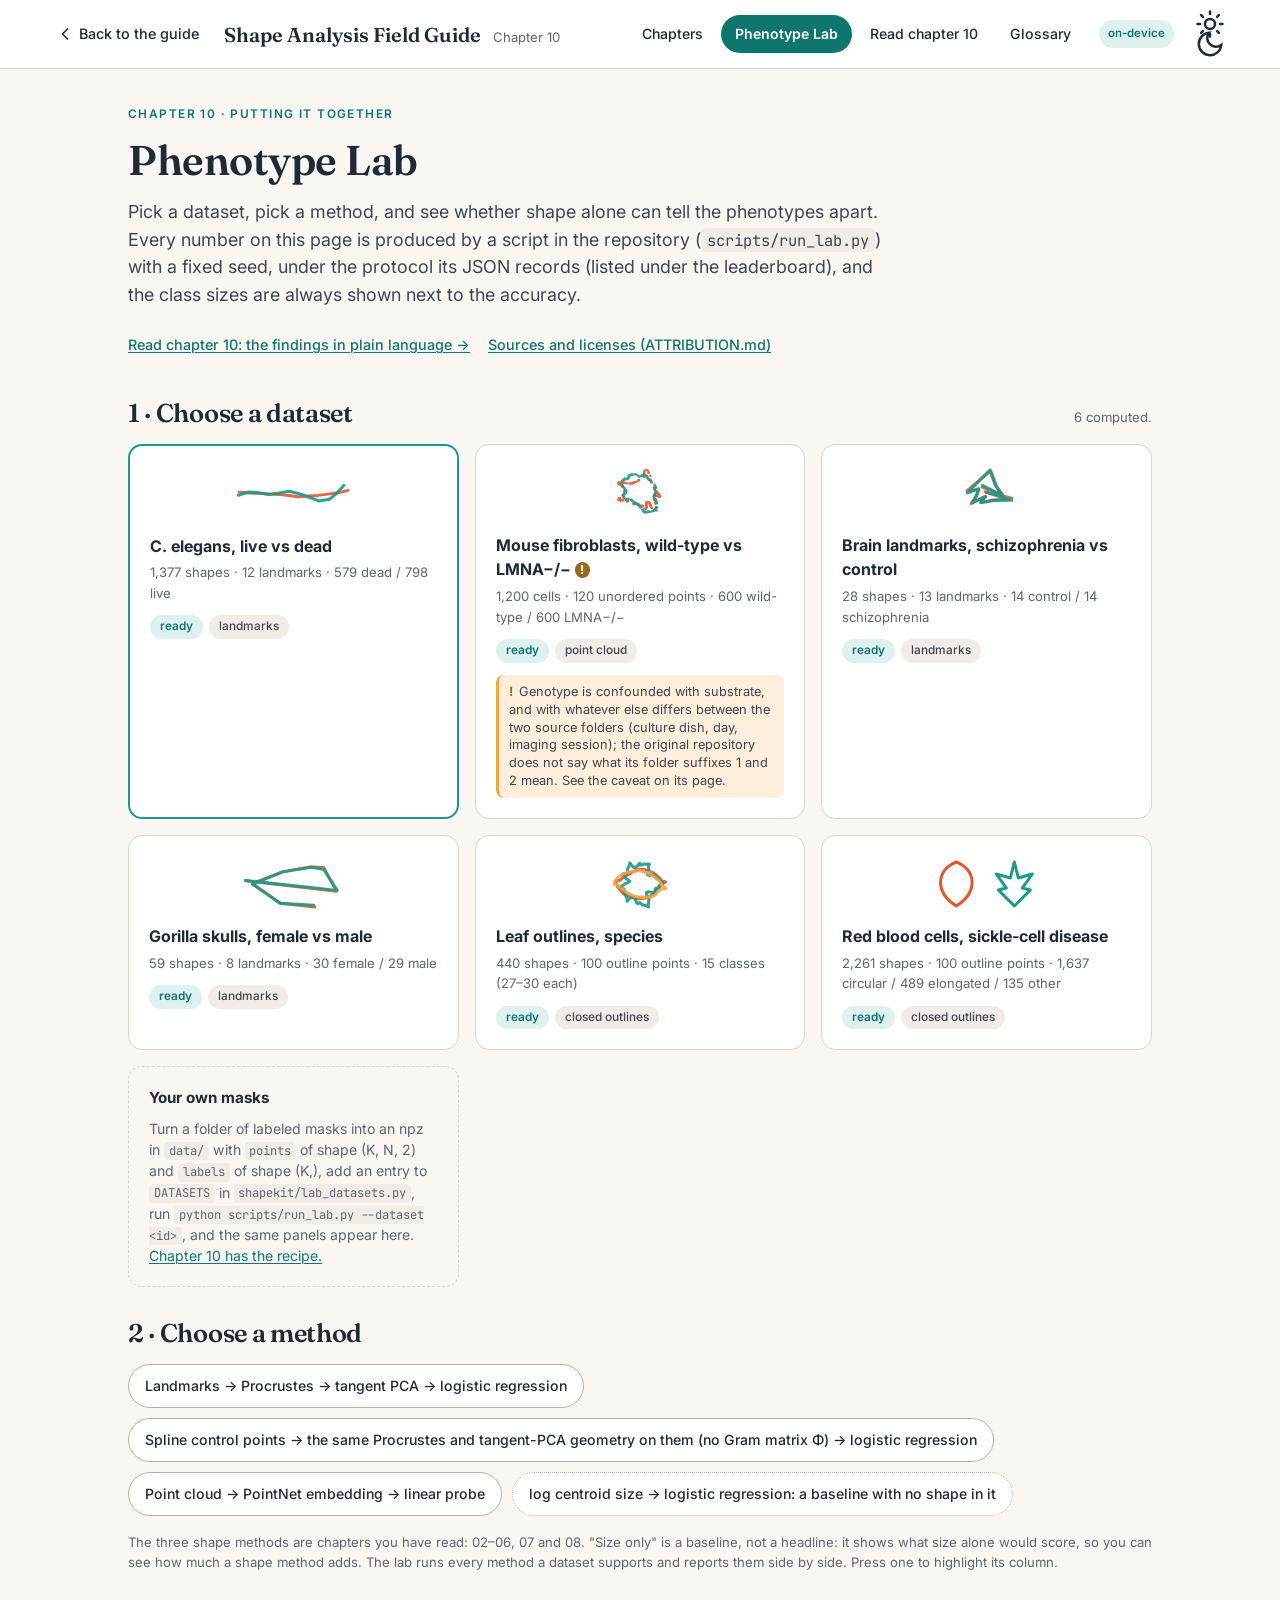
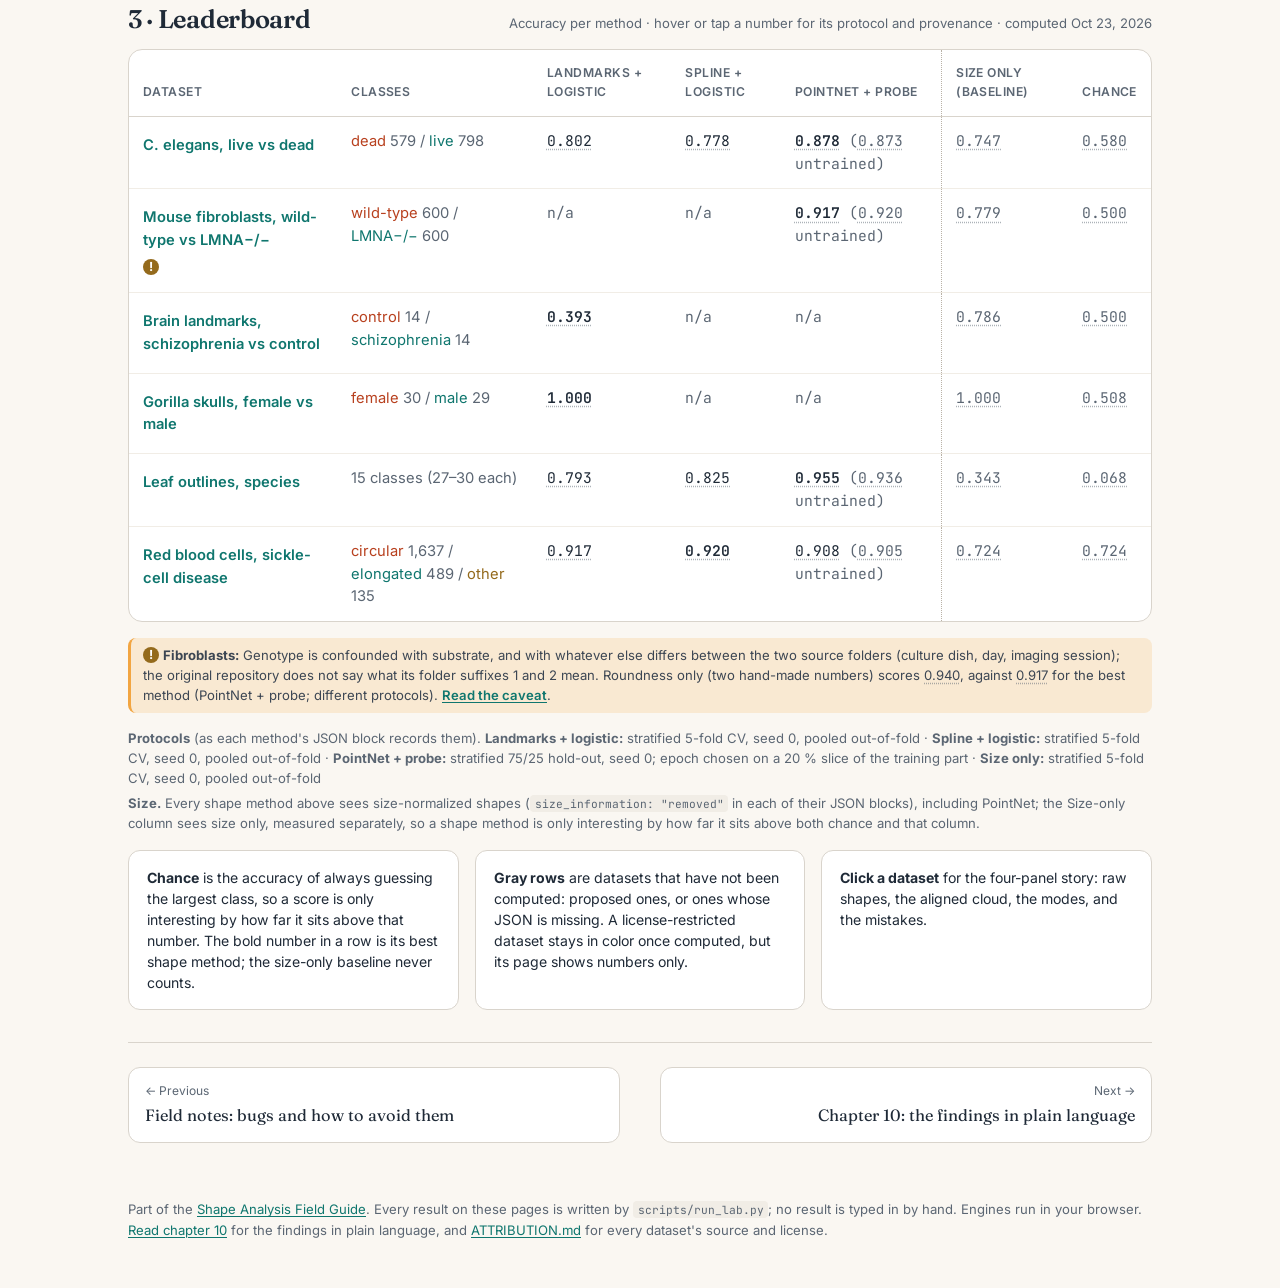
<file: docs/lab/index.html>
<!doctype html>
<html lang="en">
<head>
  <meta charset="utf-8">
  <meta name="viewport" content="width=device-width, initial-scale=1">
  <title>Phenotype Lab · Shape Analysis Field Guide</title>
  <meta name="description" content="Phenotype Lab: does shape alone classify the phenotype? Labeled datasets, three shape methods and a size-only baseline, results you can trace, and a classifier you can drag.">
  <meta name="color-scheme" content="light dark">
  <script>
    // Apply the saved theme before first paint so the page never flashes (same key as the guide).
    (function () {
      try {
        var t = localStorage.getItem('sa-theme');
        if (t === 'light' || t === 'dark') document.documentElement.setAttribute('data-theme', t);
      } catch (e) { /* storage unavailable: fall back to prefers-color-scheme */ }
    })();
  </script>
  <link rel="preconnect" href="https://fonts.googleapis.com">
  <link rel="preconnect" href="https://fonts.gstatic.com" crossorigin>
  <link rel="stylesheet" href="https://fonts.googleapis.com/css2?family=Fraunces:opsz,wght@9..144,400;9..144,600&family=Inter:wght@400;500;600&family=JetBrains+Mono:wght@400;500&display=swap">
  <link rel="stylesheet" href="../style.css">
  <link rel="stylesheet" href="lab.css">
  <link rel="icon" href="data:image/svg+xml,%3Csvg xmlns='http://www.w3.org/2000/svg' viewBox='0 0 32 32'%3E%3Cpath d='M4 20c6-14 18 8 24-6' fill='none' stroke='%231B998B' stroke-width='5' stroke-linecap='round'/%3E%3C/svg%3E">
</head>
<body class="lab">
  <a class="skip-link" href="#lab-main">Skip to content</a>

  <header class="lab-topbar">
    <a class="lab-back" href="../" aria-label="Back to the guide">
      <svg width="20" height="20" viewBox="0 0 24 24" fill="none" stroke="currentColor" stroke-width="2" stroke-linecap="round" stroke-linejoin="round" aria-hidden="true"><path d="M15 6l-6 6 6 6"/></svg>
      <span class="lab-back-text">Back to the guide</span>
    </a>
    <div class="lab-brand">
      <a class="lab-brand-title" href="../">Shape Analysis Field Guide</a>
      <span class="lab-brand-phone">Phenotype Lab</span>
      <span class="lab-brand-sub" id="lab-brand-sub">Phenotype Lab</span>
    </div>
    <nav class="lab-nav" aria-label="Site">
      <a href="../">Chapters</a>
      <a href="#/" id="lab-nav-lab" aria-current="page">Phenotype Lab</a>
      <a href="../#10" title="The chapter text: the findings in plain language">Read chapter 10</a>
      <a href="../#glossary">Glossary</a>
    </nav>
    <span class="lab-device" id="lab-device" title="Every engine on this page runs in your browser; nothing is sent to a server.">on-device</span>
    <button class="icon-btn theme-toggle" data-theme-toggle type="button" aria-label="Toggle dark mode" title="Toggle dark mode">
      <svg class="icon-sun" width="20" height="20" viewBox="0 0 24 24" fill="none" stroke="currentColor" stroke-width="2" stroke-linecap="round" aria-hidden="true"><circle cx="12" cy="12" r="4"/><path d="M12 2v2M12 20v2M4.9 4.9l1.4 1.4M17.7 17.7l1.4 1.4M2 12h2M20 12h2M4.9 19.1l1.4-1.4M17.7 6.3l1.4-1.4"/></svg>
      <svg class="icon-moon" width="20" height="20" viewBox="0 0 24 24" fill="none" stroke="currentColor" stroke-width="2" stroke-linecap="round" aria-hidden="true"><path d="M21 12.8A9 9 0 1 1 11.2 3a7 7 0 0 0 9.8 9.8z"/></svg>
    </button>
  </header>

  <nav class="lab-chips" id="lab-chips" aria-label="Datasets" hidden></nav>

  <main id="lab-main" class="lab-main" tabindex="-1">
    <p class="loading">Loading the lab…</p>
  </main>

  <footer class="lab-foot">
    <p>Part of the <a href="../">Shape Analysis Field Guide</a>. Every result on these pages is written by <code>scripts/run_lab.py</code>; no result is typed in by hand. Engines run in your browser. <a href="../#10">Read chapter 10</a> for the findings in plain language, and <a href="https://github.com/Daniel-Waiger/shape-analysis-field-guide/blob/main/ATTRIBUTION.md" target="_blank" rel="noopener">ATTRIBUTION.md</a> for every dataset's source and license.</p>
  </footer>

  <script type="module" src="lab.js"></script>
</body>
</html>
</file>
<file: docs/style.css>
/* Shape Analysis Field Guide — site styles
   Tokens follow SPEC.md "Visual identity". Light is the default; dark is applied
   either explicitly (data-theme="dark") or by the OS preference when no explicit
   light choice has been made. */

:root {
  --paper: #FAF7F2;
  --surface: #FFFFFF;
  --ink: #1F2A37;
  --muted: #5B6673;
  --line: #D9D4CC;
  --teal: #1B998B;
  --coral: #E4572E;
  --gold: #F2A541;
  --lavender: #7B6CF6;
  --slate: #6B7A8F;
  /* text-safe accent variants (≥ 4.5:1 on paper) */
  --teal-text: #0F766E;
  --coral-text: #B8411F;
  --link: var(--teal-text);
  --code-bg: #F1EDE6;
  --callout-bg: #F3F0EA;
  --shadow: 0 1px 2px rgba(31, 42, 55, .06), 0 8px 24px -12px rgba(31, 42, 55, .18);
  --font-head: "Fraunces", Georgia, "Times New Roman", serif;
  --font-body: "Inter", system-ui, -apple-system, "Segoe UI", Roboto, sans-serif;
  --font-mono: "JetBrains Mono", ui-monospace, SFMono-Regular, Menlo, Consolas, monospace;
  --sidebar-w: 272px;
  --radius: 12px;
  --ease: cubic-bezier(.2, .7, .2, 1);
  color-scheme: light;
}

@media (prefers-color-scheme: dark) {
  :root:not([data-theme="light"]) {
    --paper: #141820;
    --surface: #1C222C;
    --ink: #E8E6E1;
    --muted: #9AA3AE;
    --line: #2C3440;
    --teal-text: #3DBFAF;
    --coral-text: #F0785A;
    --code-bg: #1A1F28;
    --callout-bg: #1A2029;
    --shadow: 0 1px 2px rgba(0, 0, 0, .3), 0 8px 24px -12px rgba(0, 0, 0, .6);
    color-scheme: dark;
  }
}

:root[data-theme="dark"] {
  --paper: #141820;
  --surface: #1C222C;
  --ink: #E8E6E1;
  --muted: #9AA3AE;
  --line: #2C3440;
  --teal-text: #3DBFAF;
  --coral-text: #F0785A;
  --code-bg: #1A1F28;
  --callout-bg: #1A2029;
  --shadow: 0 1px 2px rgba(0, 0, 0, .3), 0 8px 24px -12px rgba(0, 0, 0, .6);
  color-scheme: dark;
}

/* ---------- base ---------- */
*, *::before, *::after { box-sizing: border-box; }
html { -webkit-text-size-adjust: 100%; scroll-behavior: smooth; }
body {
  margin: 0;
  background: var(--paper);
  color: var(--ink);
  font-family: var(--font-body);
  font-size: 17px;
  line-height: 1.7;
  -webkit-font-smoothing: antialiased;
  display: grid;
  grid-template-columns: var(--sidebar-w) minmax(0, 1fr);
  min-height: 100vh;
  overflow-x: hidden;
}
img, svg, video { max-width: 100%; height: auto; }
a { color: var(--link); text-decoration-thickness: 1px; text-underline-offset: .15em; }
a:hover { text-decoration-thickness: 2px; }
:focus-visible { outline: 2px solid var(--teal); outline-offset: 2px; border-radius: 3px; }
button { font: inherit; color: inherit; }
kbd {
  font-family: var(--font-mono); font-size: .75em; padding: .05em .4em;
  border: 1px solid var(--line); border-bottom-width: 2px; border-radius: 4px; background: var(--surface);
}
.skip-link {
  position: absolute; left: 8px; top: -60px; z-index: 100; padding: 8px 12px;
  background: var(--surface); color: var(--ink); border: 1px solid var(--line); border-radius: 8px;
}
.skip-link:focus { top: 8px; }

/* ---------- scroll progress ---------- */
.scroll-progress {
  position: fixed; top: 0; left: 0; right: 0; height: 3px; z-index: 60; pointer-events: none;
}
.scroll-progress span {
  display: block; height: 100%; width: 0; background: var(--teal);
  transition: width .15s linear;
}

/* ---------- sidebar ---------- */
.sidebar {
  position: sticky; top: 0; height: 100vh; overflow-y: auto;
  background: var(--surface); border-right: 1px solid var(--line);
  display: flex; flex-direction: column; padding: 28px 20px 20px;
  gap: 20px;
}
.brand-title {
  font-family: var(--font-head); font-size: 1.35rem; line-height: 1.15; font-weight: 600;
  color: var(--ink); text-decoration: none; letter-spacing: -.01em;
}
.brand-title:hover { color: var(--teal-text); }
.brand-sub { margin: 8px 0 0; color: var(--muted); font-size: .85rem; line-height: 1.45; }
.chapter-nav { flex: 1; }
.chapter-list { list-style: none; margin: 0; padding: 0; display: flex; flex-direction: column; gap: 2px; }
.chapter-list li.divider { border-top: 1px solid var(--line); margin: 8px 0 6px; }
.chapter-list a {
  display: grid; grid-template-columns: 2.1em 1fr auto; align-items: baseline; gap: 6px;
  padding: 6px 8px; border-radius: 8px; color: var(--ink); text-decoration: none;
  font-size: .9rem; line-height: 1.35;
  transition: background .15s var(--ease);
}
.chapter-list a:hover { background: var(--callout-bg); }
.chapter-list a[aria-current="page"] { background: color-mix(in srgb, var(--teal) 14%, transparent); color: var(--ink); font-weight: 500; }
.chapter-list .num { font-family: var(--font-mono); font-size: .75rem; color: var(--muted); }
.chapter-list .tick { font-size: .7rem; color: var(--teal-text); visibility: hidden; }
.chapter-list .visited .tick { visibility: visible; }
.sidebar-foot { display: flex; flex-direction: column; gap: 12px; }
.progress-bar { height: 6px; border-radius: 3px; background: var(--line); overflow: hidden; }
.progress-bar span { display: block; height: 100%; width: 0; background: var(--teal); transition: width .4s var(--ease); }
.progress-text { font-family: var(--font-mono); font-size: .72rem; color: var(--muted); margin-top: 6px; }
.theme-btn {
  background: transparent; border: 1px solid var(--line); border-radius: 8px; padding: 6px 10px;
  cursor: pointer; font-size: .85rem; text-align: left;
}
.theme-btn:hover { border-color: var(--teal); }
.theme-label-dark { display: none; }
:root[data-theme="dark"] .theme-label-light { display: none; }
:root[data-theme="dark"] .theme-label-dark { display: inline; }
@media (prefers-color-scheme: dark) {
  :root:not([data-theme="light"]) .theme-label-light { display: none; }
  :root:not([data-theme="light"]) .theme-label-dark { display: inline; }
}
.sidebar-hint { margin: 0; font-size: .75rem; color: var(--muted); }

/* ---------- top bar (mobile) ---------- */
.topbar {
  display: none; position: sticky; top: 0; z-index: 50; grid-column: 1 / -1;
  align-items: center; gap: 8px; padding: 10px 16px; height: 56px;
  background: var(--surface); border-bottom: 1px solid var(--line);
}
.topbar-title { flex: 1; font-family: var(--font-head); font-weight: 600; color: var(--ink); text-decoration: none; font-size: 1.05rem; }
.icon-btn {
  display: inline-grid; place-items: center; width: 40px; height: 40px; border-radius: 10px;
  border: 1px solid transparent; background: transparent; cursor: pointer; color: var(--ink);
}
.icon-btn:hover { background: var(--callout-bg); }
.icon-moon { display: none; }
:root[data-theme="dark"] .icon-sun { display: none; }
:root[data-theme="dark"] .icon-moon { display: block; }
@media (prefers-color-scheme: dark) {
  :root:not([data-theme="light"]) .icon-sun { display: none; }
  :root:not([data-theme="light"]) .icon-moon { display: block; }
}
.scrim { position: fixed; inset: 0; background: rgba(20, 24, 32, .45); z-index: 40; }

/* ---------- main column ---------- */
.main { min-width: 0; display: grid; grid-template-columns: minmax(0, 1fr); }
.page { width: 100%; max-width: 72ch; margin: 0 auto; padding: 56px 32px 80px; }
.toc { display: none; }
@media (min-width: 1240px) {
  .main { grid-template-columns: minmax(0, 1fr) 220px; }
  .toc[data-has-items] { display: block; position: sticky; top: 0; align-self: start; height: 100vh; overflow-y: auto; padding: 64px 24px 24px 0; }
}
.toc h2 { font: 600 .72rem/1 var(--font-body); letter-spacing: .08em; text-transform: uppercase; color: var(--muted); margin: 0 0 10px; }
.toc ol { list-style: none; margin: 0; padding: 0; border-left: 1px solid var(--line); }
.toc li a {
  display: block; padding: 4px 0 4px 12px; margin-left: -1px; font-size: .82rem; line-height: 1.35;
  color: var(--muted); text-decoration: none; border-left: 2px solid transparent;
}
.toc li a:hover { color: var(--ink); }
.toc li a.active { color: var(--teal-text); border-left-color: var(--teal); }
.toc-inline { display: block; margin: 1.5rem 0 2rem; padding: 14px 18px; background: var(--callout-bg); border-radius: var(--radius); }
.toc-inline summary { cursor: pointer; font: 600 .78rem/1 var(--font-body); letter-spacing: .08em; text-transform: uppercase; color: var(--muted); }
.toc-inline ol { list-style: none; margin: 10px 0 0; padding: 0; }
.toc-inline li a { display: block; padding: 3px 0; font-size: .9rem; text-decoration: none; }
@media (min-width: 1240px) { .toc-inline { display: none; } }

/* ---------- content typography ---------- */
.content h1, .content h2, .content h3, .content h4 {
  font-family: var(--font-head); font-weight: 600; line-height: 1.2; letter-spacing: -.012em;
  color: var(--ink); scroll-margin-top: 80px;
}
.content h1 { font-size: 2.35rem; margin: 0 0 1rem; }
.content h2 { font-size: 1.55rem; margin: 2.4rem 0 .8rem; }
.content h3 { font-size: 1.2rem; margin: 1.8rem 0 .6rem; }
.content h4 { font-size: 1.02rem; margin: 1.4rem 0 .5rem; }
.content p, .content ul, .content ol { margin: 0 0 1.1rem; }
.content li { margin-bottom: .3rem; }
.content li > p { margin-bottom: .5rem; }
.content hr { border: 0; border-top: 1px solid var(--line); margin: 2.5rem 0; }
.content strong { font-weight: 600; }
.content a[target="_blank"]::after { content: "\2197"; font-size: .7em; margin-left: .15em; }

.content code, .content pre {
  font-family: var(--font-mono); font-size: .86em; font-variant-ligatures: none;
}
.content :not(pre) > code {
  background: var(--code-bg); padding: .12em .38em; border-radius: 5px; color: var(--ink);
  overflow-wrap: anywhere;
}
.content p, .content li, .content td, .content summary { overflow-wrap: break-word; }
.main { overflow-x: clip; }
.content pre {
  position: relative; background: var(--code-bg); border: 1px solid var(--line); border-radius: var(--radius);
  padding: 16px 18px; overflow-x: auto; line-height: 1.55; margin: 0 0 1.3rem;
}
.content pre code { background: none; padding: 0; font-size: .82rem; }
.copy-btn {
  position: absolute; top: 8px; right: 8px; font-size: .7rem; padding: 3px 8px; border-radius: 6px;
  border: 1px solid var(--line); background: var(--surface); color: var(--muted); cursor: pointer; opacity: 0;
  transition: opacity .15s;
}
.content pre:hover .copy-btn, .copy-btn:focus-visible { opacity: 1; }

.content blockquote {
  margin: 1.4rem 0 1.6rem; padding: 16px 20px; background: var(--callout-bg);
  border-left: 3px solid var(--teal); border-radius: 0 var(--radius) var(--radius) 0; color: var(--ink);
}
.content blockquote p:last-child { margin-bottom: 0; }
.content blockquote.lede { font-size: 1.05rem; }
.content blockquote.lede-label::before {
  content: "In one breath"; display: block; font: 600 .72rem/1 var(--font-body);
  letter-spacing: .08em; text-transform: uppercase; color: var(--teal-text); margin-bottom: 8px;
}

.content figure { margin: 1.6rem 0 1.8rem; }
.content figure img { display: block; margin: 0 auto; border-radius: 10px; background: #FAF7F2; }
.content figcaption { margin-top: .6rem; font-size: .88rem; color: var(--muted); text-align: center; font-style: italic; }
.content figcaption em { font-style: normal; }
.content img:not(figure img) { display: block; margin: 1rem auto; border-radius: 10px; background: #FAF7F2; }
.content img.missing { display: none; }
/* very wide figures (app.js markWideFigure): readable width in a sideways-scrolling frame on narrow screens */
.content figure.fig-wide .fig-scroll { overflow-x: auto; overscroll-behavior-x: contain; border-radius: 10px; }
.content figure.fig-wide .fig-scroll:focus-visible { outline: 2px solid var(--teal); outline-offset: 2px; }
.content .fig-hint { display: none; margin: .45rem 0 0; font-size: .8rem; color: var(--muted); text-align: center; }
@media (max-width: 700px) {
  .content figure.fig-wide .fig-scroll img { width: 760px; max-width: none; margin: 0; }
  .content figure.fig-wide .fig-hint { display: block; }
}
.fig-missing {
  padding: 18px; border: 1px dashed var(--line); border-radius: 10px; color: var(--muted);
  font-size: .85rem; text-align: center;
}

.table-wrap { position: relative; overflow-x: auto; margin: 0 0 1.3rem; border: 1px solid var(--line); border-radius: 10px; } /* relative: KaTeX’s absolutely positioned MathML copies stay inside the scroll clip */
.content table { border-collapse: collapse; width: 100%; font-size: .92rem; }
.content th, .content td { padding: 9px 12px; text-align: left; vertical-align: top; border-bottom: 1px solid var(--line); }
.content th { background: var(--callout-bg); font-weight: 600; white-space: nowrap; }
.content tr:last-child td { border-bottom: 0; }

.content details {
  margin: 0 0 .9rem; background: var(--surface); border: 1px solid var(--line); border-radius: 10px;
  padding: 0; overflow: hidden;
}
.content details summary {
  cursor: pointer; padding: 10px 16px; font-weight: 500; list-style: none; position: relative; padding-left: 40px;
}
.content details summary::-webkit-details-marker { display: none; }
.content details summary::before {
  content: ""; position: absolute; left: 16px; top: 50%; width: 10px; height: 10px; margin-top: -6px;
  border-right: 2px solid var(--teal); border-bottom: 2px solid var(--teal); transform: rotate(-45deg);
  transition: transform .2s var(--ease);
}
.content details[open] summary::before { transform: rotate(45deg); }
.content details[open] summary { border-bottom: 1px solid var(--line); background: var(--callout-bg); }
.content details > :not(summary) { margin-left: 16px; margin-right: 16px; }
.content details > :not(summary):first-of-type { margin-top: 12px; }
.content details > :last-child { margin-bottom: 12px; }
.content details .details-body { padding: 12px 16px; margin: 0; }
.content details .details-body > :last-child { margin-bottom: 0; }

.math-display { overflow-x: auto; overflow-y: hidden; margin: 1rem 0 1.2rem; padding: 4px 0; }
.katex { font-size: 1.05em; }

.content .inference, .content .unverified { font-weight: 600; }

/* placeholder for missing chapter */
.placeholder {
  margin-top: 2rem; padding: 28px; border: 1px dashed var(--line); border-radius: var(--radius);
  background: var(--surface); color: var(--muted);
}
.placeholder h2 { margin-top: 0; font-size: 1.3rem; }
.placeholder code { font-family: var(--font-mono); font-size: .85em; }
.loading { color: var(--muted); }

/* ---------- pager ---------- */
.pager { display: flex; gap: 14px; justify-content: space-between; margin-top: 3.5rem; padding-top: 1.5rem; border-top: 1px solid var(--line); }
.pager a {
  flex: 1; display: block; padding: 14px 16px; border: 1px solid var(--line); border-radius: var(--radius);
  background: var(--surface); text-decoration: none; color: var(--ink); max-width: 48%;
  transition: border-color .15s var(--ease), transform .2s var(--ease);
}
.pager a:hover { border-color: var(--teal); transform: translateY(-1px); }
.pager a.next { text-align: right; margin-left: auto; }
.pager small { display: block; color: var(--muted); font-size: .75rem; margin-bottom: 2px; }
.pager span { font-family: var(--font-head); font-size: 1.02rem; }
.pager:empty { display: none; }

/* ---------- landing ---------- */
.hero { margin-bottom: 2.5rem; }
.hero-figure {
  margin: 0 0 1.6rem; border-radius: 16px; overflow: hidden; background: #FAF7F2; border: 1px solid var(--line);
  box-shadow: var(--shadow);
}
.hero-figure img, .hero-figure svg { display: block; width: 100%; height: auto; }
.hero-figure svg { background: var(--surface); }
.hero h1 { font-size: 2.6rem; margin: 0 0 .8rem; }
.hero .promise { font-size: 1.12rem; color: var(--ink); max-width: 60ch; }
.hero .eyebrow { font: 600 .75rem/1 var(--font-body); letter-spacing: .1em; text-transform: uppercase; color: var(--teal-text); margin: 0 0 10px; }
.card-grid { display: grid; grid-template-columns: repeat(auto-fill, minmax(230px, 1fr)); gap: 14px; margin: 1.5rem 0; }
.card {
  display: flex; flex-direction: column; gap: 6px; padding: 16px 18px; border: 1px solid var(--line); border-radius: var(--radius);
  background: var(--surface); text-decoration: none; color: var(--ink);
  transition: border-color .15s var(--ease), transform .2s var(--ease), box-shadow .2s var(--ease);
}
.card:hover { border-color: var(--teal); transform: translateY(-2px); box-shadow: var(--shadow); }
.card .num { font-family: var(--font-mono); font-size: .75rem; color: var(--teal-text); }
.card .title { font-family: var(--font-head); font-size: 1.12rem; font-weight: 600; line-height: 1.25; }
.card .blurb { font-size: .86rem; color: var(--muted); line-height: 1.45; }
.card.visited .num::after { content: " · read"; color: var(--muted); }
.card.card-lab { border-color: color-mix(in srgb, var(--teal) 45%, var(--line)); }
.section-label { font: 600 .75rem/1 var(--font-body); letter-spacing: .1em; text-transform: uppercase; color: var(--muted); margin: 2.4rem 0 .8rem; }

/* ---------- demos ---------- */
.demo { margin: 1.6rem 0 2rem; }
.demo-card {
  background: var(--surface); border: 1px solid var(--line); border-radius: var(--radius); padding: 18px 18px 14px;
  box-shadow: var(--shadow);
}
.demo-head { display: flex; flex-wrap: wrap; align-items: baseline; gap: 6px 12px; margin-bottom: 10px; }
.demo-title { font-family: var(--font-head); font-size: 1.12rem; font-weight: 600; margin: 0; }
.demo-badge {
  font: 500 .68rem/1 var(--font-mono); padding: 4px 7px; border-radius: 999px;
  background: var(--callout-bg); color: var(--muted); border: 1px solid var(--line);
}
.demo-hint { width: 100%; margin: 0; color: var(--muted); font-size: .88rem; line-height: 1.5; }
.demo-stage { position: relative; }
.demo-stage svg { display: block; width: 100%; height: auto; touch-action: none; user-select: none; -webkit-user-select: none; font-family: var(--font-body); }
.demo-stage svg text { fill: var(--muted); font-size: 12px; }
.demo-stage svg .mono { font-family: var(--font-mono); }
.demo-stage svg .handle { cursor: grab; }
.demo-stage svg .handle:active { cursor: grabbing; }
.demo-stage svg .handle:focus { outline: none; }
.demo-stage svg .handle:focus-visible { stroke: var(--gold); stroke-width: 3; }
.demo-controls { display: flex; flex-wrap: wrap; align-items: center; gap: 10px 22px; margin-top: 12px; }
.demo-slider { display: grid; grid-template-columns: auto minmax(120px, 1fr) auto; align-items: center; gap: 10px; flex: 1 1 240px; font-size: .86rem; }
.demo-slider .val { font-family: var(--font-mono); font-size: .8rem; color: var(--muted); min-width: 5.5ch; text-align: right; }
.demo-slider input[type="range"] { width: 100%; margin: 0; accent-color: var(--teal); height: 24px; }
.demo-btn {
  padding: 7px 14px; border-radius: 8px; border: 1px solid var(--line); background: var(--surface); cursor: pointer;
  font-size: .86rem; font-weight: 500; transition: border-color .15s var(--ease), background .15s var(--ease);
}
.demo-btn:hover { border-color: var(--teal); }
.demo-btn.primary { background: var(--teal); border-color: var(--teal); color: #fff; }
.demo-btn.primary:hover { filter: brightness(1.06); }
.demo-check { display: inline-flex; align-items: center; gap: 8px; font-size: .86rem; cursor: pointer; }
.demo-check input { accent-color: var(--teal); width: 16px; height: 16px; margin: 0; }
.demo-readout {
  display: flex; flex-wrap: wrap; gap: 4px 20px; margin-top: 12px; padding-top: 10px; border-top: 1px dashed var(--line);
  font-family: var(--font-mono); font-size: .8rem; color: var(--muted); line-height: 1.6;
}
.demo-readout b { font-weight: 500; color: var(--ink); }
.demo-readout .c0 { color: var(--coral-text); }
.demo-readout .c1 { color: var(--teal-text); }
.demo-readout .gold { color: var(--gold); }
.demo-error {
  padding: 14px 16px; border: 1px dashed var(--line); border-radius: var(--radius); color: var(--muted);
  font-size: .86rem; background: var(--surface);
}
.demo-legend { display: flex; flex-wrap: wrap; gap: 6px 16px; font-size: .78rem; color: var(--muted); margin-top: 8px; }
.demo-legend i { display: inline-block; width: 10px; height: 10px; border-radius: 50%; margin-right: 6px; vertical-align: -1px; }

/* ---------- responsive ---------- */
@media (max-width: 900px) {
  body { grid-template-columns: minmax(0, 1fr); }
  .topbar { display: flex; }
  .sidebar {
    position: fixed; top: 0; left: 0; bottom: 0; width: min(86vw, 320px); z-index: 45; height: 100vh;
    transform: translateX(-104%); transition: transform .25s var(--ease); box-shadow: none;
  }
  body.nav-open .sidebar { transform: none; box-shadow: var(--shadow); }
  .page { padding: 28px 16px 56px; }
  .content h1 { font-size: 1.9rem; }
  .content h2 { font-size: 1.35rem; }
  .hero h1 { font-size: 2.05rem; }
  body { font-size: 16px; }
  .pager { flex-direction: column; }
  .pager a { max-width: none; }
  .scroll-progress { top: 56px; }
  .card-grid { grid-template-columns: 1fr; }
  .demo-card { padding: 14px 12px 12px; }
}

@media (prefers-reduced-motion: reduce) {
  html { scroll-behavior: auto; }
  *, *::before, *::after { transition: none !important; animation: none !important; }
}

@media print {
  .sidebar, .topbar, .scroll-progress, .pager, .toc, .copy-btn { display: none !important; }
  body { display: block; background: #fff; color: #000; }
}

/* ---------- chapter 10: the lab's chapter text points at the interactive page ---------- */
.lab-callout { display: flex; flex-wrap: wrap; align-items: center; gap: 10px 16px; margin: 1.2rem 0 1.6rem; padding: 12px 16px; border: 1px solid color-mix(in srgb, var(--teal) 45%, var(--line)); border-radius: var(--radius); background: var(--surface); font-size: .9rem; color: var(--muted); }
.lab-callout .lab-open { display: inline-flex; align-items: center; min-height: 44px; padding: 0 18px; border-radius: 999px; background: #0F766E; color: #fff; font-weight: 600; text-decoration: none; }
.lab-callout .lab-open:hover { filter: brightness(1.08); }
</file>
<file: docs/lab/lab.css>
/* Phenotype Lab — page styles. Tokens come from ../style.css; this file only adds the
   lab's layout (a top bar instead of the chapter sidebar) and its components. */

:root {
  --gold-text: #946A1C;
  --lavender-text: #5A4BD6;
  --slate-text: #4F5D70;
  --teal-fill: #0F766E;            /* filled controls: white text on it is ≥ 5:1 in both themes */
  --teal-bg: color-mix(in srgb, var(--teal) 14%, transparent);
  --coral-bg: color-mix(in srgb, var(--coral) 13%, transparent);
  --gold-bg: color-mix(in srgb, var(--gold) 18%, transparent);
  --lavender-bg: color-mix(in srgb, var(--lavender) 14%, transparent);
  --ink-soft: #3C4653;
  --muted-2: #8A93A0;
  --line-2: #B9B2A7;
  --caveat-badge-bg: #946A1C;     /* the "!" marker: ≥ 4.5:1 for its text in both themes */
  --caveat-badge-fg: #FFFFFF;
  --max-w: 1120px;
  --gutter: 48px;
}
@media (prefers-color-scheme: dark) {
  :root:not([data-theme="light"]) {
    --gold-text: #F2A541; --lavender-text: #A99CFF; --slate-text: #AEB8C6; --ink-soft: #C9CFD6; --muted-2: #7D8794; --line-2: #3A4350;
    --caveat-badge-bg: #F2A541; --caveat-badge-fg: #1B1F24;
  }
}
:root[data-theme="dark"] {
  --gold-text: #F2A541; --lavender-text: #A99CFF; --slate-text: #AEB8C6; --ink-soft: #C9CFD6; --muted-2: #7D8794; --line-2: #3A4350;
  --caveat-badge-bg: #F2A541; --caveat-badge-fg: #1B1F24;
}

/* ---------- page frame (overrides the guide's sidebar grid) ---------- */
body.lab { display: block; min-height: 100vh; font-size: 16px; line-height: 1.55; overflow-x: hidden; }
.lab-topbar {
  position: sticky; top: 0; z-index: 30; display: flex; align-items: center; gap: 14px;
  padding: 12px var(--gutter); background: var(--surface); border-bottom: 1px solid var(--line); min-height: 64px;
}
.lab-back {
  display: inline-flex; align-items: center; gap: 4px; padding: 8px 10px 8px 6px; border-radius: 10px; white-space: nowrap;
  color: var(--ink); text-decoration: none; font-size: .9rem; font-weight: 500; border: 1px solid transparent; min-height: 44px;
}
.lab-back:hover { background: var(--callout-bg); }
.lab-brand { display: flex; align-items: baseline; gap: 12px; min-width: 0; flex: 1; }
.lab-brand-title { font-family: var(--font-head); font-weight: 600; font-size: 1.25rem; color: var(--ink); text-decoration: none; white-space: nowrap; }
.lab-brand-phone { display: none; font-family: var(--font-head); font-weight: 600; font-size: 1rem; color: var(--ink); }
.lab-main:focus { outline: none; }
.lab-brand-title:hover { color: var(--teal-text); }
.lab-brand-sub { font-size: .82rem; color: var(--muted); white-space: nowrap; overflow: hidden; text-overflow: ellipsis; }
.lab-nav { display: flex; gap: 4px; }
.lab-nav a { text-decoration: none; padding: 8px 14px; border-radius: 999px; font-size: .88rem; font-weight: 500; color: var(--ink); white-space: nowrap; }
.lab-nav a:hover { background: var(--callout-bg); }
.lab-nav a[aria-current="page"] { background: var(--teal-fill); color: #fff; font-weight: 600; }
.lab-device { font-size: .72rem; font-weight: 600; padding: 5px 9px; border-radius: 999px; background: var(--teal-bg); color: var(--teal-text); white-space: nowrap; cursor: help; }
.lab .icon-btn { width: 44px; height: 44px; }

.lab-chips { display: none; gap: 8px; padding: 12px 16px 0; overflow-x: auto; white-space: nowrap; scrollbar-width: none; }
.lab-chips::-webkit-scrollbar { display: none; }
.lab-chips a { flex-shrink: 0; text-decoration: none; min-height: 44px; display: inline-flex; align-items: center; }

.lab-main { width: 100%; max-width: var(--max-w); margin: 0 auto; padding: 36px var(--gutter) 56px; display: flex; flex-direction: column; gap: 32px; min-width: 0; }
/* the footer starts below the first screen, so replacing "Loading…" with the page never shifts it into view */
.lab-main { min-height: calc(100vh - 64px); min-height: calc(100dvh - 64px); }
.lab-foot { max-width: var(--max-w); margin: 0 auto; padding: 0 var(--gutter) 48px; font-size: .82rem; color: var(--muted); }
.lab-foot p { margin: 0; }
.lab-foot code, .lab code { font-family: var(--font-mono); font-size: .86em; background: var(--code-bg); padding: .1em .4em; border-radius: 4px; overflow-wrap: anywhere; }
.lab pre { font-family: var(--font-mono); font-size: .8rem; background: var(--code-bg); border: 1px solid var(--line); border-radius: 10px; padding: 12px 14px; overflow-x: auto; margin: 0; line-height: 1.5; }
.lab pre code { background: none; padding: 0; }
.lab .mono { font-family: var(--font-mono); font-variant-ligatures: none; }
.lab .num[title] { cursor: help; text-decoration: underline dotted color-mix(in srgb, var(--muted) 50%, transparent); text-underline-offset: .2em; }
.lab h1, .lab h2, .lab h3 { font-family: var(--font-head); font-weight: 600; line-height: 1.12; letter-spacing: -.012em; margin: 0; color: var(--ink); }
.lab h1 { font-size: 2.6rem; }
.lab h2 { font-size: 1.6rem; }
.lab h3 { font-size: 1.22rem; }
.lab p { margin: 0; }
.lab .muted { color: var(--muted); }
.lab .soft { color: var(--ink-soft); }
.lab .small { font-size: .82rem; }
.lab .nowrap { white-space: nowrap; }
.lab .c0 { color: var(--coral-text); } .lab .c1 { color: var(--teal-text); } .lab .c2 { color: var(--gold-text); } .lab .c3 { color: var(--lavender-text); } .lab .c4 { color: var(--slate-text); }
.lab .bg0 { background: var(--coral); } .lab .bg1 { background: var(--teal); } .lab .bg2 { background: var(--gold); } .lab .bg3 { background: var(--lavender); } .lab .bg4 { background: var(--slate); }
.lab svg { display: block; width: 100%; height: auto; font-family: var(--font-body); }
.lab svg text { fill: var(--muted); font-size: 11px; }
.lab a.plain { text-decoration: none; font-weight: 500; }
.lab a.plain:hover { text-decoration: underline; }
.lab .links { display: flex; flex-wrap: wrap; gap: 8px 18px; font-size: .9rem; }
.lab .links a { font-weight: 500; display: inline-flex; align-items: center; min-height: 44px; }

.eyebrow { font-size: .74rem; letter-spacing: .12em; text-transform: uppercase; font-weight: 600; color: var(--teal-text); }
.lede { font-size: 1.12rem; line-height: 1.55; color: var(--ink-soft); max-width: 760px; }
.section { display: flex; flex-direction: column; gap: 16px; }
.section-head { display: flex; align-items: baseline; justify-content: space-between; gap: 16px; flex-wrap: wrap; }
.section-head .small { color: var(--muted); }
.crumbs { display: flex; align-items: center; gap: 10px; font-size: .88rem; color: var(--muted); flex-wrap: wrap; min-width: 0; }
.crumbs a { text-decoration: none; font-weight: 500; display: inline-flex; align-items: center; min-height: 44px; }
.crumbs a:hover { text-decoration: underline; }
.crumbs .crumb { white-space: nowrap; overflow: hidden; text-overflow: ellipsis; max-width: 100%; }

/* ---------- banners ---------- */
.banner { display: flex; gap: 10px; align-items: flex-start; padding: 12px 14px; border-radius: 10px; font-size: .88rem; line-height: 1.45; border: 1px solid var(--line); background: var(--surface); }
.banner.warn { background: var(--gold-bg); border-color: var(--gold); }
.banner.error { background: var(--coral-bg); border-color: var(--coral); }
.banner.info { background: var(--teal-bg); border-color: var(--teal); }
.banner svg { width: 18px; height: 18px; flex-shrink: 0; margin-top: 2px; }
.banner[hidden] { display: none; }

/* ---------- cards, pills, chips ---------- */
.cards { display: grid; grid-template-columns: repeat(3, minmax(0, 1fr)); gap: 16px; }
.card-ds {
  display: flex; flex-direction: column; gap: 12px; padding: 20px; border: 1px solid var(--line); border-radius: 14px; background: var(--surface);
  text-decoration: none; color: inherit; min-height: 44px; transition: border-color .15s var(--ease), transform .2s var(--ease), box-shadow .2s var(--ease);
}
a.card-ds:hover { border-color: var(--teal); transform: translateY(-2px); box-shadow: var(--shadow); }
.card-ds.ready { border-color: var(--line); }
.card-ds.featured { border: 2px solid var(--teal); }
.card-ds.proposed, .card-ds.fetch { border-style: dashed; border-color: var(--line-2); }
.card-ds.proposed { color: var(--muted); }
.card-ds .thumb { height: 56px; }
.card-ds .thumb svg { height: 56px; width: 100%; }
.card-ds strong { font-size: 1rem; color: var(--ink); }
.card-ds.proposed strong { color: var(--ink-soft); }
.card-ds .meta { font-size: .82rem; color: var(--muted); }
.card-ds .pills { display: flex; gap: 6px; flex-wrap: wrap; }
.card-own { display: flex; flex-direction: column; justify-content: center; gap: 8px; padding: 20px; border: 1px dashed var(--line); border-radius: 14px; color: var(--muted); font-size: .88rem; line-height: 1.5; }
.card-own strong { color: var(--ink); font-size: .95rem; }

.pill { display: inline-flex; align-items: center; font-size: .74rem; font-weight: 600; padding: 3px 10px; border-radius: 999px; white-space: nowrap; line-height: 1.5; }
.pill.ready { background: var(--teal-bg); color: var(--teal-text); }
.pill.fetch { background: var(--gold-bg); color: var(--gold-text); }
.pill.proposed { background: var(--coral-bg); color: var(--coral-text); }
.pill.rep { background: var(--code-bg); color: var(--ink-soft); font-weight: 500; }
.pill.ok { background: var(--teal-bg); color: var(--teal-text); }
.pill.off { border: 1px solid var(--line); color: var(--muted); font-weight: 500; }

.chips { display: flex; gap: 10px; flex-wrap: wrap; }
.chip {
  font: inherit; font-size: .88rem; font-weight: 500; padding: 9px 16px; border-radius: 999px; border: 1px solid var(--line-2);
  background: var(--surface); color: var(--ink); cursor: pointer; min-height: 44px; line-height: 1.3; text-align: left;
  transition: border-color .15s var(--ease), background .15s var(--ease);
}
.chip:hover { border-color: var(--ink); }
.chip[aria-pressed="true"], .chip.active { font-weight: 600; border: 2px solid var(--ink); background: var(--ink); color: var(--paper); padding: 8px 15px; }
.chip[aria-selected="true"] { font-weight: 600; border: 2px solid var(--ink); background: var(--ink); color: var(--paper); padding: 8px 15px; }
.chip.sm[aria-selected="true"] { padding: 5px 11px; }
.chip.off, .chip:disabled { color: var(--muted-2); cursor: not-allowed; border-style: dashed; }
.chip.off:hover, .chip:disabled:hover { border-color: var(--line-2); }
.chip.sm { font-size: .82rem; padding: 6px 12px; min-height: 40px; }
.chip.sm[aria-pressed="true"] { padding: 5px 11px; }
.chip.dashed { border-style: dashed; color: var(--muted-2); }
.chip.baseline { border-style: dotted; }

/* ---------- horizontal scrolling (tables wider than their box) ---------- */
.scroll-x { position: relative; max-width: 100%; overflow-x: auto; -webkit-overflow-scrolling: touch; scrollbar-width: thin; }
.scroll-x:focus-visible { outline: 2px solid var(--teal); outline-offset: 2px; }
.scroll-x.can-scroll { mask-image: linear-gradient(to right, #000 calc(100% - 40px), transparent); -webkit-mask-image: linear-gradient(to right, #000 calc(100% - 40px), transparent); }
.scroll-x.can-scroll.at-end { mask-image: none; -webkit-mask-image: none; }
.scroll-hint { display: none; font-size: .76rem; color: var(--muted); margin-top: 4px; }
.scroll-hint.on { display: flex; align-items: center; gap: 6px; }
.scroll-hint svg { width: 14px; height: 14px; flex-shrink: 0; }

/* ---------- leaderboard ---------- */
.table-wrap { border: 1px solid var(--line); border-radius: 14px; background: var(--surface); margin: 0; }
.lb { border-collapse: collapse; width: 100%; font-size: .92rem; }
.lb thead tr { text-align: left; color: var(--muted); font-size: .76rem; letter-spacing: .04em; text-transform: uppercase; }
.lb th { padding: 14px 14px; border-bottom: 1px solid var(--line); font-weight: 600; vertical-align: bottom; }
.lb td { padding: 13px 14px; border-bottom: 1px solid var(--code-bg); vertical-align: top; }
.lb tr:last-child td { border-bottom: 0; }
.lb td.mono, .lb th.mono { font-family: var(--font-mono); font-variant-ligatures: none; }
.lb td.best { font-weight: 600; }
.lb td .sub { font-weight: 400; color: var(--muted); }
.lb tr.row-muted { color: var(--muted-2); }
.lb tr.row-muted a { color: var(--muted-2); }
.lb td.hl, .lb th.hl { background: var(--teal-bg); }
.lb th.baseline, .lb td.baseline { color: var(--muted); border-left: 1px dotted var(--line-2); }
.lb a { font-weight: 600; text-decoration: none; display: inline-block; padding: 4px 0; }
.lb a:hover { text-decoration: underline; }
.lb .na { color: var(--muted); font-weight: 400; }
.notes { display: grid; grid-template-columns: repeat(3, minmax(0, 1fr)); gap: 16px; }
.note { padding: 16px 18px; border-radius: 12px; background: var(--surface); border: 1px solid var(--line); font-size: .88rem; line-height: 1.5; }
.footnotes { display: flex; flex-direction: column; gap: 6px; font-size: .82rem; color: var(--muted); line-height: 1.5; }

/* ---------- caveats (LAB_SPEC.md Round 3b): "!" marker, card and leaderboard footnotes, the dataset-page box ---------- */
.caveat-mark {
  display: inline-flex; align-items: center; justify-content: center; width: 1.25em; height: 1.25em; border-radius: 999px;
  background: var(--caveat-badge-bg); color: var(--caveat-badge-fg); font-family: var(--font-body); font-weight: 700;
  font-size: .78rem; line-height: 1; vertical-align: .12em; cursor: help; flex-shrink: 0;
}
.caveat-mark.big { width: 1.7rem; height: 1.7rem; font-size: 1.05rem; vertical-align: middle; }
.card-caveat { font-size: .8rem; line-height: 1.4; color: var(--ink-soft); padding: 8px 10px; border-radius: 8px; background: var(--gold-bg); border-left: 3px solid var(--gold); }
.card-caveat > span[aria-hidden] { font-weight: 700; color: var(--gold-text); margin-right: 2px; }
.caveat-notes { color: var(--ink-soft); }
.caveat-foot { padding: 8px 12px; border-radius: 8px; background: var(--gold-bg); border-left: 3px solid var(--gold); }
.caveat-foot a { font-weight: 600; }
.caveat-box {
  display: flex; flex-direction: column; gap: 10px; padding: 20px 22px; border-radius: 14px;
  background: var(--gold-bg); border: 1px solid var(--gold); border-left-width: 6px; min-width: 0;
}
.caveat-head { display: flex; align-items: center; gap: 10px; }
.caveat-head h2 { font-size: 1.3rem; }
.caveat-lead { font-size: 1rem; line-height: 1.5; color: var(--ink); font-weight: 500; max-width: 80ch; }
.caveat-more { font-size: .86rem; line-height: 1.5; color: var(--ink-soft); max-width: 90ch; }
.cls-caveat { margin: 0; color: var(--ink-soft); line-height: 1.5; max-width: 700px; }
.cls-caveat .caveat-mark { margin-right: 4px; }
.caveat-tiles { display: grid; grid-template-columns: repeat(auto-fit, minmax(min(100%, 190px), 1fr)); gap: 8px; }
.caveat-tiles .tile { background: var(--surface); border: 1px solid var(--line); }
.caveat-tiles .tile.diag { border: 2px solid var(--gold); }
.caveat-tiles .tile span { color: var(--ink-soft); }
.caveat-tiles .tile .proto { font-size: .68rem; color: var(--muted); font-style: italic; }
.caveat-tiles .tile strong { font-size: 1.35rem; }
.title-note { display: block; font-size: .5em; font-weight: 500; color: var(--gold-text); letter-spacing: 0; margin-top: 6px; }
.acc .diag-line { font-size: .78rem; color: var(--ink-soft); margin-top: 6px; padding: 6px 8px; border-radius: 8px; background: var(--gold-bg); max-width: 34ch; line-height: 1.4; }

/* ---------- dataset page ---------- */
.ds-head { display: flex; flex-wrap: wrap; justify-content: space-between; align-items: flex-end; gap: 20px; }
.ds-head .text { display: flex; flex-direction: column; gap: 10px; max-width: 720px; }
.ds-head h1 { font-size: 2.4rem; }
.ds-head .lede { font-size: 1.05rem; }
.panels { display: grid; grid-template-columns: repeat(2, minmax(0, 1fr)); gap: 20px; align-items: start; }
.panel { display: flex; flex-direction: column; gap: 12px; padding: 22px; border-radius: 14px; background: var(--surface); border: 1px solid var(--line); min-width: 0; }
.panel.wide { grid-column: 1 / -1; }
.panel-head { display: flex; justify-content: space-between; align-items: baseline; gap: 12px; flex-wrap: wrap; }
.panel-head h2 { font-size: 1.25rem; }
.panel-head .small { color: var(--muted); }
.panel .reading { font-size: .88rem; line-height: 1.5; color: var(--ink-soft); }
.thumbs { display: grid; grid-template-columns: repeat(5, minmax(0, 1fr)); gap: 6px; }
.thumbs svg { background: var(--paper); border-radius: 6px; }
.mode-tiles { display: grid; grid-template-columns: repeat(4, minmax(0, 1fr)); gap: 8px; }
.tile { padding: 10px 12px; border-radius: 10px; background: var(--paper); display: flex; flex-direction: column; gap: 2px; }
.tile span { font-size: .72rem; color: var(--muted); }
.tile strong { font-family: var(--font-mono); font-size: 1rem; font-weight: 500; }
.results { display: flex; gap: 20px; align-items: flex-start; flex-wrap: wrap; }
.acc { display: flex; flex-direction: column; gap: 4px; min-width: 150px; }
.acc .label { font-size: .76rem; color: var(--muted); }
.acc strong { font-family: var(--font-mono); font-size: 2.1rem; line-height: 1; font-weight: 500; }
.acc .sub { font-size: .76rem; color: var(--muted); }
.acc .proto { font-size: .74rem; color: var(--muted); font-style: italic; }
.cm-wrap { min-width: 0; flex: 1 1 260px; }
.cm { border-collapse: separate; border-spacing: 2px; font-size: .82rem; }
.cm th { padding: 4px 8px; font-weight: 500; color: var(--muted); text-align: center; white-space: nowrap; }
.cm th[scope="row"] { text-align: right; }
.cm td { padding: 10px 14px; text-align: center; font-family: var(--font-mono); background: var(--callout-bg); border-radius: 6px; min-width: 56px; }
.cm td.diag { font-weight: 600; }
.cm td.hi { outline: 2px solid var(--gold); outline-offset: -2px; }
.cm caption { caption-side: bottom; text-align: left; font-size: .74rem; color: var(--muted); padding-top: 4px; }
/* compact mode for many classes: narrow cells, column heads written downwards */
.cm.big { font-size: .7rem; }
.cm.big th, .cm.big td { padding: 3px 4px; min-width: 24px; }
.cm.big td { border-radius: 4px; }
.cm.big thead th { height: 96px; vertical-align: bottom; padding: 0 2px 4px; }
.cm.big thead th > span { writing-mode: vertical-rl; transform: rotate(180deg); display: inline-block; max-height: 92px; overflow: hidden; text-overflow: ellipsis; line-height: 1.1; }
.cm.big th[scope="row"] { padding-right: 6px; max-width: 120px; overflow: hidden; text-overflow: ellipsis; }
.mistakes { display: grid; grid-template-columns: repeat(3, minmax(0, 1fr)); gap: 8px; }
.mistake { margin: 0; padding: 8px; border-radius: 10px; background: var(--paper); display: flex; flex-direction: column; gap: 4px; }
.mistake figcaption { font-size: .74rem; color: var(--ink-soft); line-height: 1.4; }
.cta { display: flex; flex-wrap: wrap; justify-content: space-between; align-items: center; gap: 16px; padding: 20px 24px; border-radius: 14px; background: var(--ink); color: var(--paper); }
.cta strong { font-family: var(--font-head); font-size: 1.25rem; font-weight: 600; display: block; }
.cta span { font-size: .88rem; opacity: .8; }
.cta a { text-decoration: none; font-weight: 600; font-size: .95rem; padding: 12px 20px; border-radius: 999px; background: var(--teal-fill); color: #fff; min-height: 44px; display: inline-flex; align-items: center; }
.cta a:hover { filter: brightness(1.1); }
.data-line { font-size: .82rem; color: var(--muted); line-height: 1.6; }
.data-line a { font-weight: 500; }
.fetch-box { display: flex; flex-direction: column; gap: 12px; padding: 22px; border-radius: 14px; background: var(--surface); border: 1px dashed var(--line-2); }
.fetch-box ol { margin: 0; padding-left: 1.2em; font-size: .92rem; }
.fetch-box li { margin-bottom: .3rem; }

/* ---------- panel 0 · From pixels ---------- */
.px-legend { display: flex; flex-wrap: wrap; align-items: center; gap: 6px 16px; font-size: .78rem; color: var(--muted); }
.px-legend > span { display: inline-flex; align-items: center; gap: 6px; }
.px-legend .lbl { font-weight: 600; }
.px-legend .sw { display: inline-block; width: 14px; height: 14px; border-radius: 3px; }
.px-legend .kind.line { display: inline-block; width: 18px; height: 0; border-top: 2px solid var(--ink-soft); }
.px-legend .kind.dots { display: inline-flex; gap: 3px; }
.px-legend .kind.dots b { width: 6px; height: 6px; border-radius: 50%; background: var(--ink-soft); }
.px-grid { display: grid; grid-template-columns: repeat(auto-fit, minmax(min(100%, 360px), 1fr)); gap: 18px; }
.px-fig { margin: 0; display: flex; flex-direction: column; gap: 8px; min-width: 0; }
.px-fig figcaption { font-size: .82rem; line-height: 1.45; color: var(--ink-soft); display: flex; flex-direction: column; gap: 3px; }
.px-proc { font-size: .74rem; color: var(--muted); }
/* the image sets the box; the overlay SVG fills exactly that box with viewBox = the PNG's pixels */
.px-frame { position: relative; width: 100%; line-height: 0; background: var(--code-bg); border-radius: 8px; overflow: hidden; }
.px-frame img { display: block; width: 100%; height: auto; }
.lab .px-frame svg.px-ov { position: absolute; inset: 0; width: 100%; height: 100%; pointer-events: none; overflow: visible; }
.px-ov[hidden] { display: none; }
.px-ov path { fill: none; stroke-linecap: round; stroke-linejoin: round; vector-effect: non-scaling-stroke; }
.px-ov path.halo { stroke: rgba(8, 10, 14, .62); }
.px-ov path.dot { vector-effect: none; }
.px-zoom { position: relative; display: block; width: 100%; padding: 0; margin: 0; border: 1px solid var(--line); border-radius: 9px; background: none; cursor: zoom-in; font: inherit; color: inherit; }
.px-zoom:focus-visible { outline: 3px solid var(--teal); outline-offset: 2px; }
.px-zoom-badge { position: absolute; top: 8px; right: 8px; width: 30px; height: 30px; border-radius: 8px; display: flex; align-items: center; justify-content: center; background: rgba(8, 10, 14, .55); color: #fff; opacity: .85; }
.px-zoom-badge svg { width: 16px; height: 16px; }
.px-zoom:hover .px-zoom-badge { opacity: 1; }
.px-tools { display: flex; flex-wrap: wrap; align-items: center; gap: 8px 12px; }
.px-dialog { width: min(96vw, 1400px); max-width: 96vw; max-height: 96dvh; overflow: auto; padding: 16px; border: 1px solid var(--line); border-radius: 14px; background: var(--surface); color: var(--ink); box-shadow: var(--shadow); }
.px-dialog::backdrop { background: rgba(8, 10, 14, .7); }
.px-dialog[open] { display: flex; flex-direction: column; gap: 12px; }
.px-dialog-head { display: flex; justify-content: space-between; align-items: center; gap: 12px; }
.px-dialog-head h2 { font-size: 1.05rem; line-height: 1.3; }
.px-dialog-body { display: flex; justify-content: center; align-items: flex-start; flex: none; }
.px-dialog .px-tools { flex: none; }
.px-dialog .px-frame { flex: none; }

/* ---------- classify page ---------- */
.cls-head { display: flex; flex-wrap: wrap; justify-content: space-between; align-items: flex-end; gap: 16px; }
.cls-head h1 { font-size: 2.2rem; }
.engine-sel { display: flex; align-items: center; gap: 8px; flex-wrap: wrap; font-size: .82rem; color: var(--muted); }
.engine-sel .pill-btn {
  font: inherit; font-size: .8rem; font-weight: 500; padding: 7px 12px; border-radius: 999px; border: 1px solid var(--line); background: var(--surface);
  color: var(--muted); cursor: pointer; min-height: 40px;
}
.engine-sel .pill-btn[aria-pressed="true"] { background: var(--teal-fill); color: #fff; border-color: transparent; font-weight: 600; }
.engine-sel .pill-btn:disabled { cursor: not-allowed; border-style: dashed; color: var(--muted-2); }
.cls-grid { display: grid; grid-template-columns: repeat(12, minmax(0, 1fr)); gap: 20px; }
.cls-stage { grid-column: span 7; align-self: start; }
.cls-side { grid-column: span 5; display: flex; flex-direction: column; gap: 16px; }
.loadbar { display: flex; flex-wrap: wrap; align-items: center; gap: 8px; }
.loadbar .lbl { font-size: .82rem; color: var(--muted); }
.loadbar .spacer { flex-grow: 1; }
.stage svg { background: var(--paper); border-radius: 10px; touch-action: none; user-select: none; -webkit-user-select: none; }
.stage .lm { cursor: grab; }
.stage .lm:active { cursor: grabbing; }
.stage .lm:focus { outline: none; }
.stage .lm:focus-visible .dot { stroke: var(--gold); stroke-width: 3; }
.stage .lm .hit { fill: transparent; stroke: none; }
.stage .lm .dot { fill: var(--surface); stroke: var(--ink); stroke-width: 2.2; }
.stage .lm.pc .dot { stroke-width: 1.4; }
.stage .lm:hover .dot, .stage .lm.active .dot { fill: var(--gold); }
.stage-legend { display: flex; flex-wrap: wrap; gap: 6px 16px; font-size: .76rem; color: var(--muted); align-items: center; }
.stage-legend i { display: inline-block; width: 18px; height: 4px; border-radius: 2px; vertical-align: middle; margin-right: 6px; }
.box { display: flex; flex-direction: column; gap: 12px; padding: 20px; border-radius: 14px; background: var(--surface); border: 1px solid var(--line); min-width: 0; }
.box .kicker { font-size: .74rem; letter-spacing: .1em; text-transform: uppercase; font-weight: 600; color: var(--muted); }
.verdict { display: flex; align-items: baseline; gap: 10px; flex-wrap: wrap; }
.verdict .cls { font-family: var(--font-head); font-size: 1.9rem; font-weight: 600; }
.verdict .with { font-size: .88rem; color: var(--muted); }
.verdict .p { font-family: var(--font-mono); font-size: 1.4rem; }
.bars { display: flex; flex-direction: column; gap: 8px; }
.bar-row { display: grid; grid-template-columns: minmax(44px, auto) 1fr 44px; align-items: center; gap: 10px; font-size: .82rem; }
.bar-row .name { font-weight: 600; white-space: nowrap; }
.bar-row .track { height: 12px; border-radius: 999px; background: var(--code-bg); overflow: hidden; }
.bar-row .fill { height: 100%; width: 0; transition: width .12s linear; }
.bar-row .val { text-align: right; font-family: var(--font-mono); }
.truth { display: flex; align-items: flex-start; gap: 8px; padding: 10px 12px; border-radius: 10px; background: var(--gold-bg); border: 1px solid var(--gold); font-size: .82rem; line-height: 1.45; }
.truth svg { width: 18px; height: 18px; flex-shrink: 0; margin-top: 1px; }
.truth[hidden] { display: none; }
.stepper { margin: 0; padding: 0; list-style: none; display: flex; flex-direction: column; gap: 8px; font-size: .82rem; }
.stepper li { display: grid; grid-template-columns: 22px 1fr auto; gap: 10px; align-items: start; }
.stepper .n { width: 22px; height: 22px; border-radius: 50%; background: var(--ink); color: var(--paper); font-size: .7rem; font-weight: 600; display: flex; align-items: center; justify-content: center; }
.stepper li.last .n { background: var(--teal-fill); color: #fff; }
.stepper .what { display: flex; flex-direction: column; gap: 1px; }
.stepper .read { font-family: var(--font-mono); font-size: .76rem; color: var(--muted); overflow-wrap: anywhere; }
.stepper .ch { color: var(--muted); white-space: nowrap; font-size: .76rem; padding-top: 2px; }
.nn { display: grid; grid-template-columns: repeat(3, minmax(0, 1fr)); gap: 8px; }
.nn figure { margin: 0; display: flex; flex-direction: column; gap: 3px; }
.nn svg { background: var(--paper); border-radius: 8px; border: 1px solid var(--line); }
.nn figcaption { font-size: .72rem; color: var(--ink-soft); line-height: 1.35; }
.engine-notes { display: grid; grid-template-columns: repeat(3, minmax(0, 1fr)); gap: 16px; }
.engine-notes .note strong { display: block; margin-bottom: 2px; }
.onnx-tools[hidden] { display: none; }
.onnx-tools { display: flex; flex-wrap: wrap; gap: 8px 12px; align-items: center; font-size: .82rem; color: var(--ink-soft); }
.onnx-tools .btn { font: inherit; font-size: .82rem; font-weight: 600; padding: 9px 12px; border-radius: 10px; border: 1px solid var(--line-2); background: var(--surface); color: var(--ink); cursor: pointer; min-height: 44px; }
.onnx-tools .btn:hover { border-color: var(--ink); }
.onnx-tools .btn:disabled { color: var(--muted-2); cursor: wait; }
.stage-note { font-size: .78rem; color: var(--muted); }

/* ---------- pyodide panel ---------- */
.py-panel { border: 1px solid var(--line); border-radius: 14px; background: var(--surface); overflow: hidden; }
.py-panel summary { cursor: pointer; padding: 14px 20px; font-weight: 600; list-style: none; display: flex; justify-content: space-between; align-items: center; gap: 10px; min-height: 48px; }
.py-panel summary::-webkit-details-marker { display: none; }
.py-panel summary .small { font-weight: 400; color: var(--muted); }
.py-panel[open] summary { border-bottom: 1px solid var(--line); background: var(--callout-bg); }
.py-body { padding: 16px 20px 20px; display: flex; flex-direction: column; gap: 12px; }
.py-form { display: flex; flex-wrap: wrap; gap: 10px 18px; align-items: end; }
.py-form label { display: flex; flex-direction: column; gap: 4px; font-size: .8rem; color: var(--muted); }
.py-form input, .py-form select { font: inherit; font-size: .9rem; padding: 7px 10px; border: 1px solid var(--line-2); border-radius: 8px; background: var(--surface); color: var(--ink); width: 110px; min-height: 44px; }
.py-form .btn, .btn { font: inherit; font-size: .88rem; font-weight: 600; padding: 9px 16px; border-radius: 10px; border: 1px solid var(--line-2); background: var(--surface); color: var(--ink); cursor: pointer; min-height: 44px; }
.btn.primary { background: var(--teal-fill); border-color: var(--teal-fill); color: #fff; }
.btn:disabled { color: var(--muted-2); cursor: not-allowed; }
.btn.primary:disabled { background: var(--code-bg); border-color: var(--line-2); }
.py-log { min-height: 80px; max-height: 320px; overflow: auto; white-space: pre-wrap; }
.py-status { font-size: .82rem; color: var(--muted); }
.py-why { font-size: .8rem; color: var(--muted); line-height: 1.5; }

/* ---------- responsive ---------- */
@media (max-width: 1000px) {
  .cards { grid-template-columns: repeat(2, minmax(0, 1fr)); }
  .cls-stage, .cls-side { grid-column: 1 / -1; }
}
@media (max-width: 900px) {
  :root { --gutter: 16px; }
  .lab-topbar { gap: 8px; padding: 10px 16px; }
  .lab-back { width: 44px; height: 44px; justify-content: center; padding: 0; border: 1px solid var(--line); }
  .lab-back-text { display: none; }
  .lab-nav { display: none; }
  .lab-brand { flex-direction: column; align-items: center; gap: 0; text-align: center; min-width: 0; }
  .lab-brand-title { display: none; }
  .lab-brand-phone { display: block; }
  .lab-brand-sub { font-size: .7rem; max-width: 100%; }
  .lab-chips { display: flex; }
  .lab-chips[hidden] { display: none; }
  .lab-main { padding: 14px 16px 40px; gap: 20px; }
  .lab h1, .ds-head h1, .cls-head h1 { font-size: 1.85rem; }
  .lab h2 { font-size: 1.3rem; }
  .lede, .ds-head .lede { font-size: 1rem; }
  .crumbs { gap: 6px; font-size: .8rem; flex-wrap: nowrap; }
  .crumbs .crumb { flex: 0 1 auto; min-width: 0; }
  .cards, .notes, .panels, .engine-notes { grid-template-columns: 1fr; gap: 14px; }
  .panel { padding: 14px; }
  .box { padding: 14px; }
  .mode-tiles { grid-template-columns: repeat(2, minmax(0, 1fr)); }
  .results { flex-direction: column; }
  .mistakes { grid-template-columns: repeat(3, minmax(0, 1fr)); gap: 6px; }
  .cta { padding: 16px; }
  .cta a { width: 100%; justify-content: center; }
  .lb { font-size: .84rem; }
  .lb th, .lb td { padding: 10px 12px; }
  .cm td { padding: 8px 10px; min-width: 48px; }
  .cm.big th, .cm.big td { padding: 3px 3px; min-width: 20px; }
}
/* fingers: every control at least 44 px tall */
@media (max-width: 900px), (pointer: coarse) {
  .chip, .chip.sm, .engine-sel .pill-btn, .btn, .onnx-tools .btn, .lab-chips a, .py-form input, .py-form select { min-height: 44px; }  .chip.sm { padding: 8px 14px; }
}
@media (prefers-reduced-motion: reduce) { .bar-row .fill { transition: none; } }
@media print { .lab-topbar, .lab-chips, .cta { display: none !important; } }
</file>
